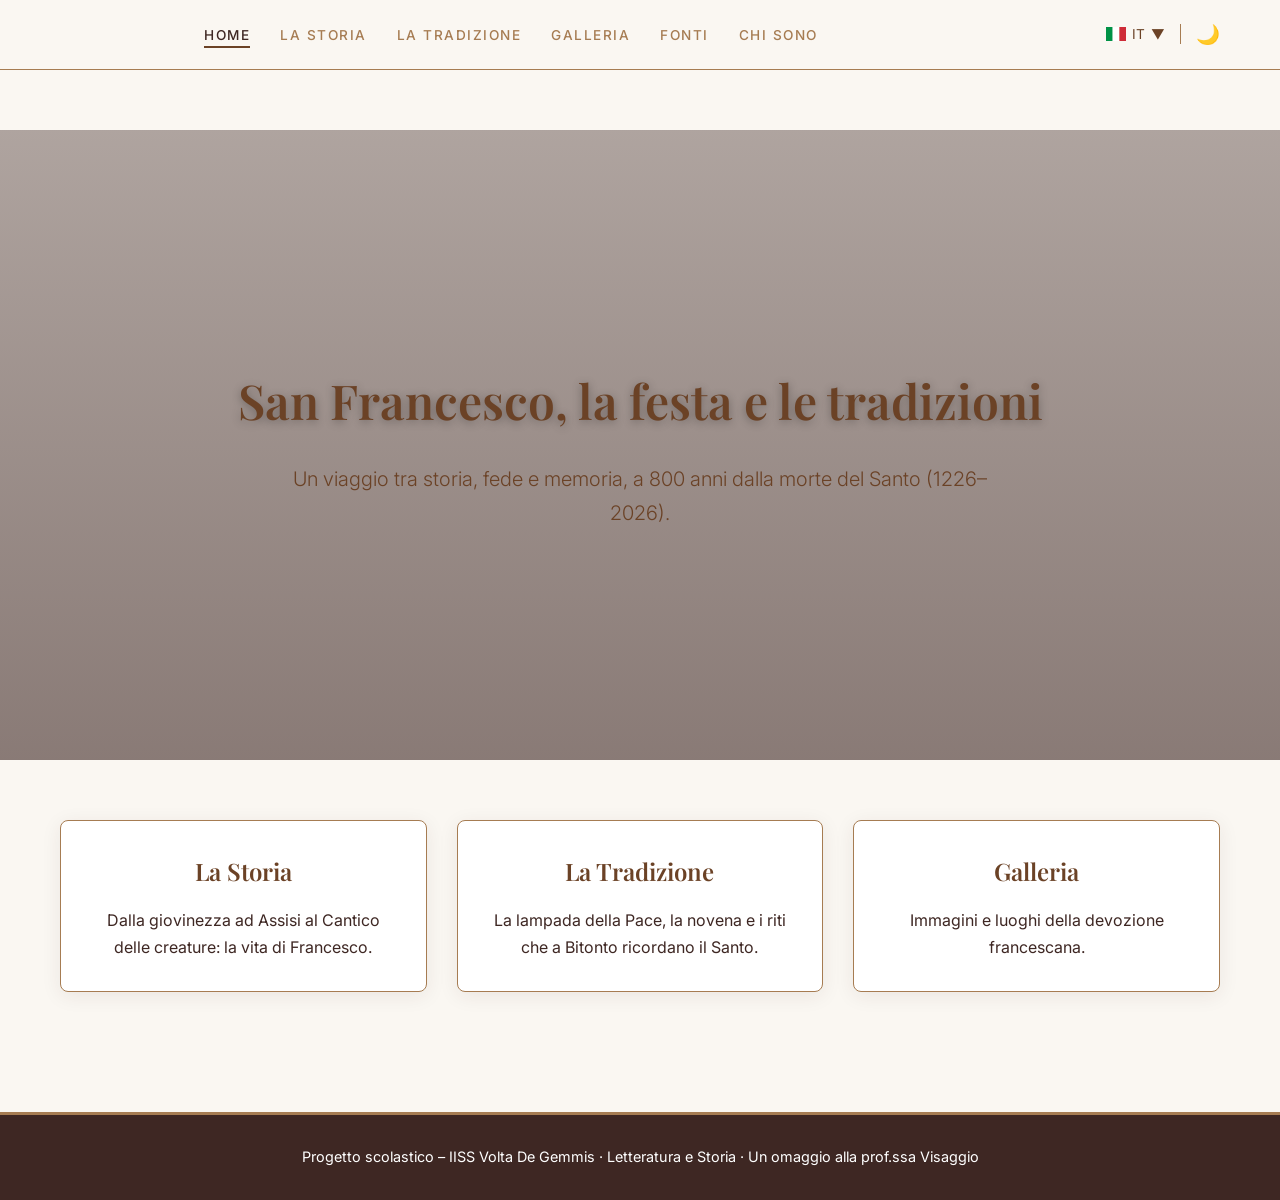
<file: index.html>
<!DOCTYPE html>
<html lang="it" data-theme="light">
<head>
    <meta charset="UTF-8">
    <meta name="viewport" content="width=device-width, initial-scale=1.0">
    <title>San Francesco, la festa e le tradizioni - Home</title>
    
    <!-- Google Fonts -->
    <link rel="preconnect" href="https://fonts.googleapis.com">
    <link rel="preconnect" href="https://fonts.gstatic.com" crossorigin>
    <link href="https://fonts.googleapis.com/css2?family=Inter:wght@300;400;500;600&family=Playfair+Display:ital,wght@0,400;0,600;0,700;1,400&display=swap" rel="stylesheet">

    <!-- External CSS -->
    <link rel="stylesheet" href="style.css">
</head>
<body>

    <!-- BARRA DI NAVIGAZIONE -->
    <header>
        <div class="nav-container">
            <button class="hamburger" id="hamburger" aria-label="Menu">☰</button>
            
            <ul class="nav-links" id="nav-links">
                <li><a href="index.html" class="nav-link active">HOME</a></li>
                <li><a href="storia.html" class="nav-link">LA STORIA</a></li>
                <li><a href="tradizione.html" class="nav-link">LA TRADIZIONE</a></li>
                <li><a href="galleria.html" class="nav-link">GALLERIA</a></li>
                <li><a href="fonti.html" class="nav-link">FONTI</a></li>
                <li><a href="chi-sono.html" class="nav-link">CHI SONO</a></li>
            </ul>

            <div class="nav-utils">
                <div class="lang-selector">
                    <svg width="20" height="14" viewBox="0 0 20 14" fill="none" xmlns="http://www.w3.org/2000/svg">
                        <rect width="6.66" height="14" fill="#009246"/>
                        <rect x="6.66" width="6.68" height="14" fill="#FFFFFF"/>
                        <rect x="13.34" width="6.66" height="14" fill="#CE2B37"/>
                    </svg>
                    <span>IT</span>
                    <span>▼</span>
                </div>
                <div class="separator"></div>
                <button class="theme-toggle" id="theme-toggle" aria-label="Cambia tema">
                    <span id="theme-icon">🌙</span>
                </button>
            </div>
        </div>
    </header>

    <main>
        <!-- PAGINA 1: HOME -->
        <section class="page-section active">
            <div class="hero">
                <div class="hero-content fade-in">
                    <h1>San Francesco, la festa e le tradizioni</h1>
                    <p>Un viaggio tra storia, fede e memoria, a 800 anni dalla morte del Santo (1226–2026).</p>
                </div>
            </div>
            <div class="container">
                <div class="cards-grid">
                    <div class="card fade-in" onclick="window.location.href='storia.html'">
                        <h3>La Storia</h3>
                        <p>Dalla giovinezza ad Assisi al Cantico delle creature: la vita di Francesco.</p>
                    </div>
                    <div class="card fade-in" onclick="window.location.href='tradizione.html'">
                        <h3>La Tradizione</h3>
                        <p>La lampada della Pace, la novena e i riti che a Bitonto ricordano il Santo.</p>
                    </div>
                    <div class="card fade-in" onclick="window.location.href='galleria.html'">
                        <h3>Galleria</h3>
                        <p>Immagini e luoghi della devozione francescana.</p>
                    </div>
                </div>
            </div>
        </section>
    </main>

    <!-- FOOTER -->
    <footer>
        <div class="container">
            <p>Progetto scolastico – IISS Volta De Gemmis · Letteratura e Storia · Un omaggio alla prof.ssa Visaggio</p>
        </div>
    </footer>

    <!-- JAVASCRIPT -->
    <script>
        // MENU HAMBURGER (MOBILE)
        const hamburger = document.getElementById('hamburger');
        const navLinks = document.getElementById('nav-links');

        hamburger.addEventListener('click', () => {
            navLinks.classList.toggle('active');
        });

        // DARK MODE TOGGLE
        const themeToggle = document.getElementById('theme-toggle');
        const themeIcon = document.getElementById('theme-icon');
        const html = document.documentElement;

        const savedTheme = localStorage.getItem('theme') || 'light';
        html.setAttribute('data-theme', savedTheme);
        updateThemeIcon(savedTheme);

        themeToggle.addEventListener('click', () => {
            const currentTheme = html.getAttribute('data-theme');
            const newTheme = currentTheme === 'light' ? 'dark' : 'light';
            
            html.setAttribute('data-theme', newTheme);
            localStorage.setItem('theme', newTheme);
            updateThemeIcon(newTheme);
        });

        function updateThemeIcon(theme) {
            themeIcon.textContent = theme === 'light' ? '🌙' : '☀️';
        }

        // ANIMAZIONI SCROLL (INTERSECTION OBSERVER)
        function observeElements() {
            const observer = new IntersectionObserver((entries) => {
                entries.forEach(entry => {
                    if (entry.isIntersecting) {
                        entry.target.classList.add('visible');
                    }
                });
            }, { threshold: 0.1 });

            document.querySelectorAll('.fade-in').forEach(el => {
                observer.observe(el);
            });
        }
        
        document.addEventListener('DOMContentLoaded', observeElements);
    </script>
</body>
</html>
</file>
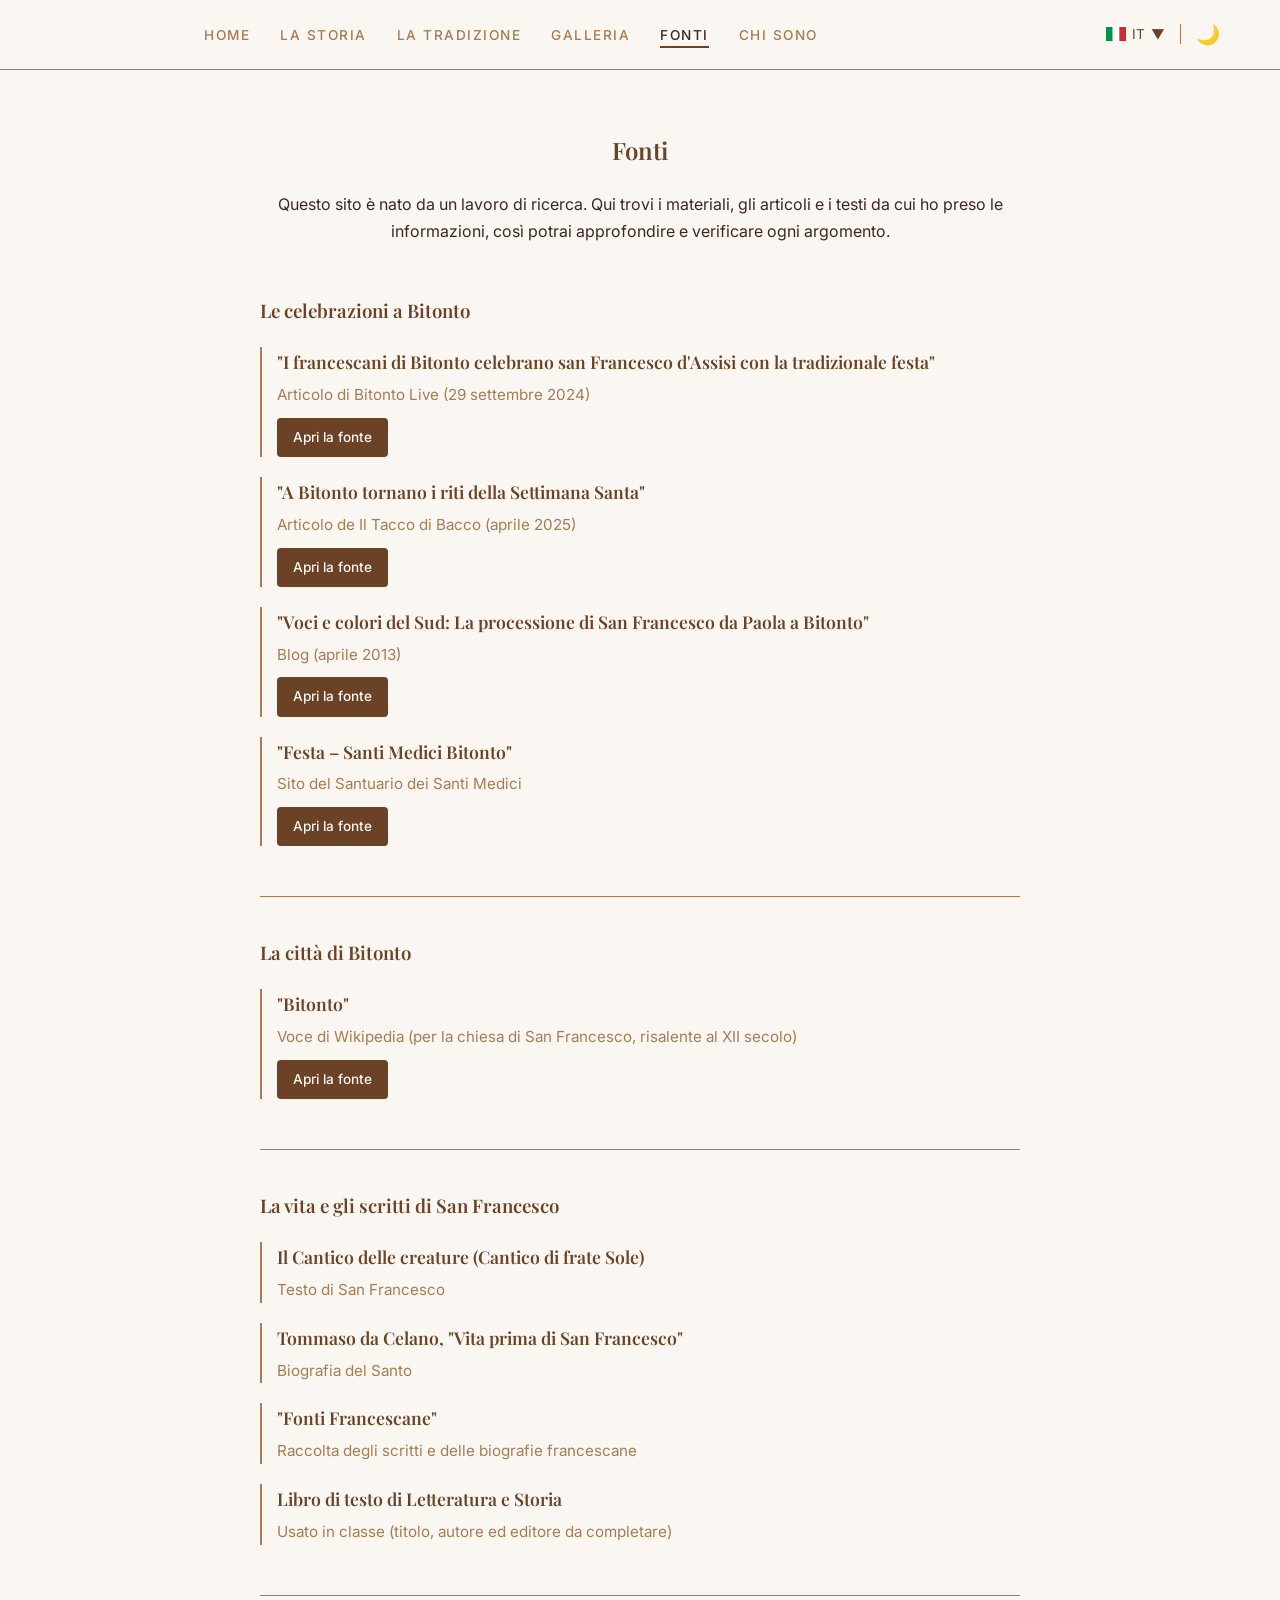
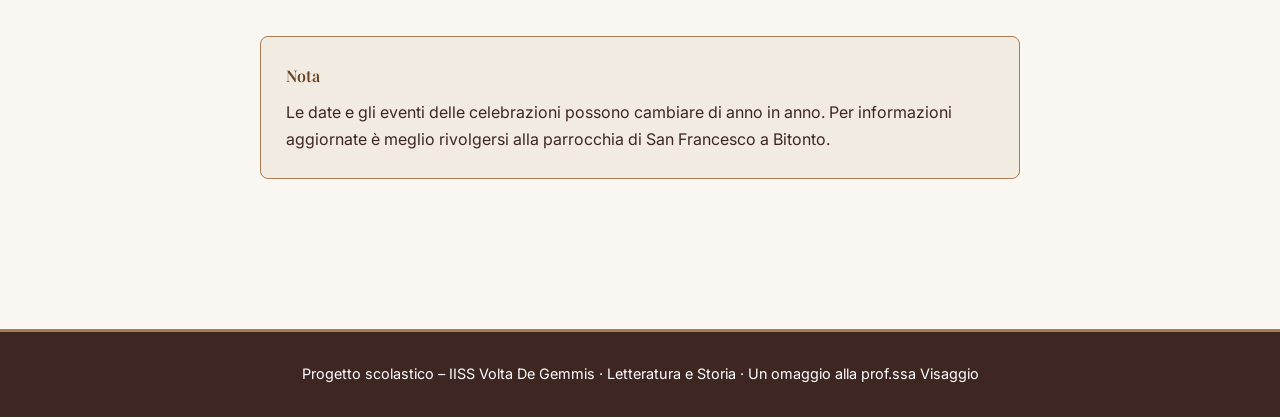
<file: fonti.html>
<!DOCTYPE html>
<html lang="it" data-theme="light">
<head>
    <meta charset="UTF-8">
    <meta name="viewport" content="width=device-width, initial-scale=1.0">
    <title>San Francesco - Fonti</title>
    
    <!-- Google Fonts -->
    <link rel="preconnect" href="https://fonts.googleapis.com">
    <link rel="preconnect" href="https://fonts.gstatic.com" crossorigin>
    <link href="https://fonts.googleapis.com/css2?family=Inter:wght@300;400;500;600&family=Playfair+Display:ital,wght@0,400;0,600;0,700;1,400&display=swap" rel="stylesheet">

    <!-- External CSS -->
    <link rel="stylesheet" href="style.css">
</head>
<body>

    <!-- BARRA DI NAVIGAZIONE -->
    <header>
        <div class="nav-container">
            <button class="hamburger" id="hamburger" aria-label="Menu">☰</button>
            
            <ul class="nav-links" id="nav-links">
                <li><a href="index.html" class="nav-link">HOME</a></li>
                <li><a href="storia.html" class="nav-link">LA STORIA</a></li>
                <li><a href="tradizione.html" class="nav-link">LA TRADIZIONE</a></li>
                <li><a href="galleria.html" class="nav-link">GALLERIA</a></li>
                <li><a href="fonti.html" class="nav-link active">FONTI</a></li>
                <li><a href="chi-sono.html" class="nav-link">CHI SONO</a></li>
            </ul>

            <div class="nav-utils">
                <div class="lang-selector">
                    <svg width="20" height="14" viewBox="0 0 20 14" fill="none" xmlns="http://www.w3.org/2000/svg">
                        <rect width="6.66" height="14" fill="#009246"/>
                        <rect x="6.66" width="6.68" height="14" fill="#FFFFFF"/>
                        <rect x="13.34" width="6.66" height="14" fill="#CE2B37"/>
                    </svg>
                    <span>IT</span>
                    <span>▼</span>
                </div>
                <div class="separator"></div>
                <button class="theme-toggle" id="theme-toggle" aria-label="Cambia tema">
                    <span id="theme-icon">🌙</span>
                </button>
            </div>
        </div>
    </header>

    <main>
        <!-- PAGINA 5: FONTI -->
        <section class="page-section active">
            <div class="container" style="max-width: 800px;">
                <h2 class="fade-in" style="text-align: center; margin-bottom: 20px;">Fonti</h2>
                <p class="fade-in" style="text-align: center; margin-bottom: 50px;">Questo sito è nato da un lavoro di ricerca. Qui trovi i materiali, gli articoli e i testi da cui ho preso le informazioni, così potrai approfondire e verificare ogni argomento.</p>

                <div class="source-section fade-in">
                    <h3 style="margin-bottom: 20px;">Le celebrazioni a Bitonto</h3>
                    
                    <div class="source-item">
                        <h4>"I francescani di Bitonto celebrano san Francesco d'Assisi con la tradizionale festa"</h4>
                        <p>Articolo di Bitonto Live (29 settembre 2024)</p>
                        <a href="https://bitontolive.it/2024/09/29/i-francescani-di-bitonto-celebrano-san-francesco-dassisi-con-la-tradizionale-festa/" target="_blank" class="btn-source">Apri la fonte</a>
                    </div>

                    <div class="source-item">
                        <h4>"A Bitonto tornano i riti della Settimana Santa"</h4>
                        <p>Articolo de Il Tacco di Bacco (aprile 2025)</p>
                        <a href="https://iltaccodibacco.it/puglia/eventi/292632.html" target="_blank" class="btn-source">Apri la fonte</a>
                    </div>

                    <div class="source-item">
                        <h4>"Voci e colori del Sud: La processione di San Francesco da Paola a Bitonto"</h4>
                        <p>Blog (aprile 2013)</p>
                        <a href="http://vociecoloridelsud.blogspot.com/2013/04/la-processione-di-san-francesco-da.html" target="_blank" class="btn-source">Apri la fonte</a>
                    </div>

                    <div class="source-item">
                        <h4>"Festa – Santi Medici Bitonto"</h4>
                        <p>Sito del Santuario dei Santi Medici</p>
                        <a href="https://santimedici.org/index.php?m2id=4&mod=santuario&navId=10&smod=festa" target="_blank" class="btn-source">Apri la fonte</a>
                    </div>
                </div>

                <div class="source-section fade-in">
                    <h3 style="margin-bottom: 20px;">La città di Bitonto</h3>
                    <div class="source-item">
                        <h4>"Bitonto"</h4>
                        <p>Voce di Wikipedia (per la chiesa di San Francesco, risalente al XII secolo)</p>
                        <a href="https://en.wikipedia.org/wiki/Bitonto" target="_blank" class="btn-source">Apri la fonte</a>
                    </div>
                </div>

                <div class="source-section fade-in">
                    <h3 style="margin-bottom: 20px;">La vita e gli scritti di San Francesco</h3>
                    <div class="source-item">
                        <h4>Il Cantico delle creature (Cantico di frate Sole)</h4>
                        <p>Testo di San Francesco</p>
                    </div>
                    <div class="source-item">
                        <h4>Tommaso da Celano, "Vita prima di San Francesco"</h4>
                        <p>Biografia del Santo</p>
                    </div>
                    <div class="source-item">
                        <h4>"Fonti Francescane"</h4>
                        <p>Raccolta degli scritti e delle biografie francescane</p>
                    </div>
                    <div class="source-item">
                        <h4>Libro di testo di Letteratura e Storia</h4>
                        <p>Usato in classe (titolo, autore ed editore da completare)</p>
                    </div>
                </div>

                <div class="info-box fade-in" style="margin-top: 40px;">
                    <h4>Nota</h4>
                    <p>Le date e gli eventi delle celebrazioni possono cambiare di anno in anno. Per informazioni aggiornate è meglio rivolgersi alla parrocchia di San Francesco a Bitonto.</p>
                </div>
            </div>
        </section>
    </main>

    <!-- FOOTER -->
    <footer>
        <div class="container">
            <p>Progetto scolastico – IISS Volta De Gemmis · Letteratura e Storia · Un omaggio alla prof.ssa Visaggio</p>
        </div>
    </footer>

    <!-- JAVASCRIPT -->
    <script>
        // MENU HAMBURGER (MOBILE)
        const hamburger = document.getElementById('hamburger');
        const navLinks = document.getElementById('nav-links');

        hamburger.addEventListener('click', () => {
            navLinks.classList.toggle('active');
        });

        // DARK MODE TOGGLE
        const themeToggle = document.getElementById('theme-toggle');
        const themeIcon = document.getElementById('theme-icon');
        const html = document.documentElement;

        const savedTheme = localStorage.getItem('theme') || 'light';
        html.setAttribute('data-theme', savedTheme);
        updateThemeIcon(savedTheme);

        themeToggle.addEventListener('click', () => {
            const currentTheme = html.getAttribute('data-theme');
            const newTheme = currentTheme === 'light' ? 'dark' : 'light';
            
            html.setAttribute('data-theme', newTheme);
            localStorage.setItem('theme', newTheme);
            updateThemeIcon(newTheme);
        });

        function updateThemeIcon(theme) {
            themeIcon.textContent = theme === 'light' ? '🌙' : '☀️';
        }

        // ANIMAZIONI SCROLL (INTERSECTION OBSERVER)
        function observeElements() {
            const observer = new IntersectionObserver((entries) => {
                entries.forEach(entry => {
                    if (entry.isIntersecting) {
                        entry.target.classList.add('visible');
                    }
                });
            }, { threshold: 0.1 });

            document.querySelectorAll('.fade-in').forEach(el => {
                observer.observe(el);
            });
        }
        
        document.addEventListener('DOMContentLoaded', observeElements);
    </script>
</body>
</html>
</file>
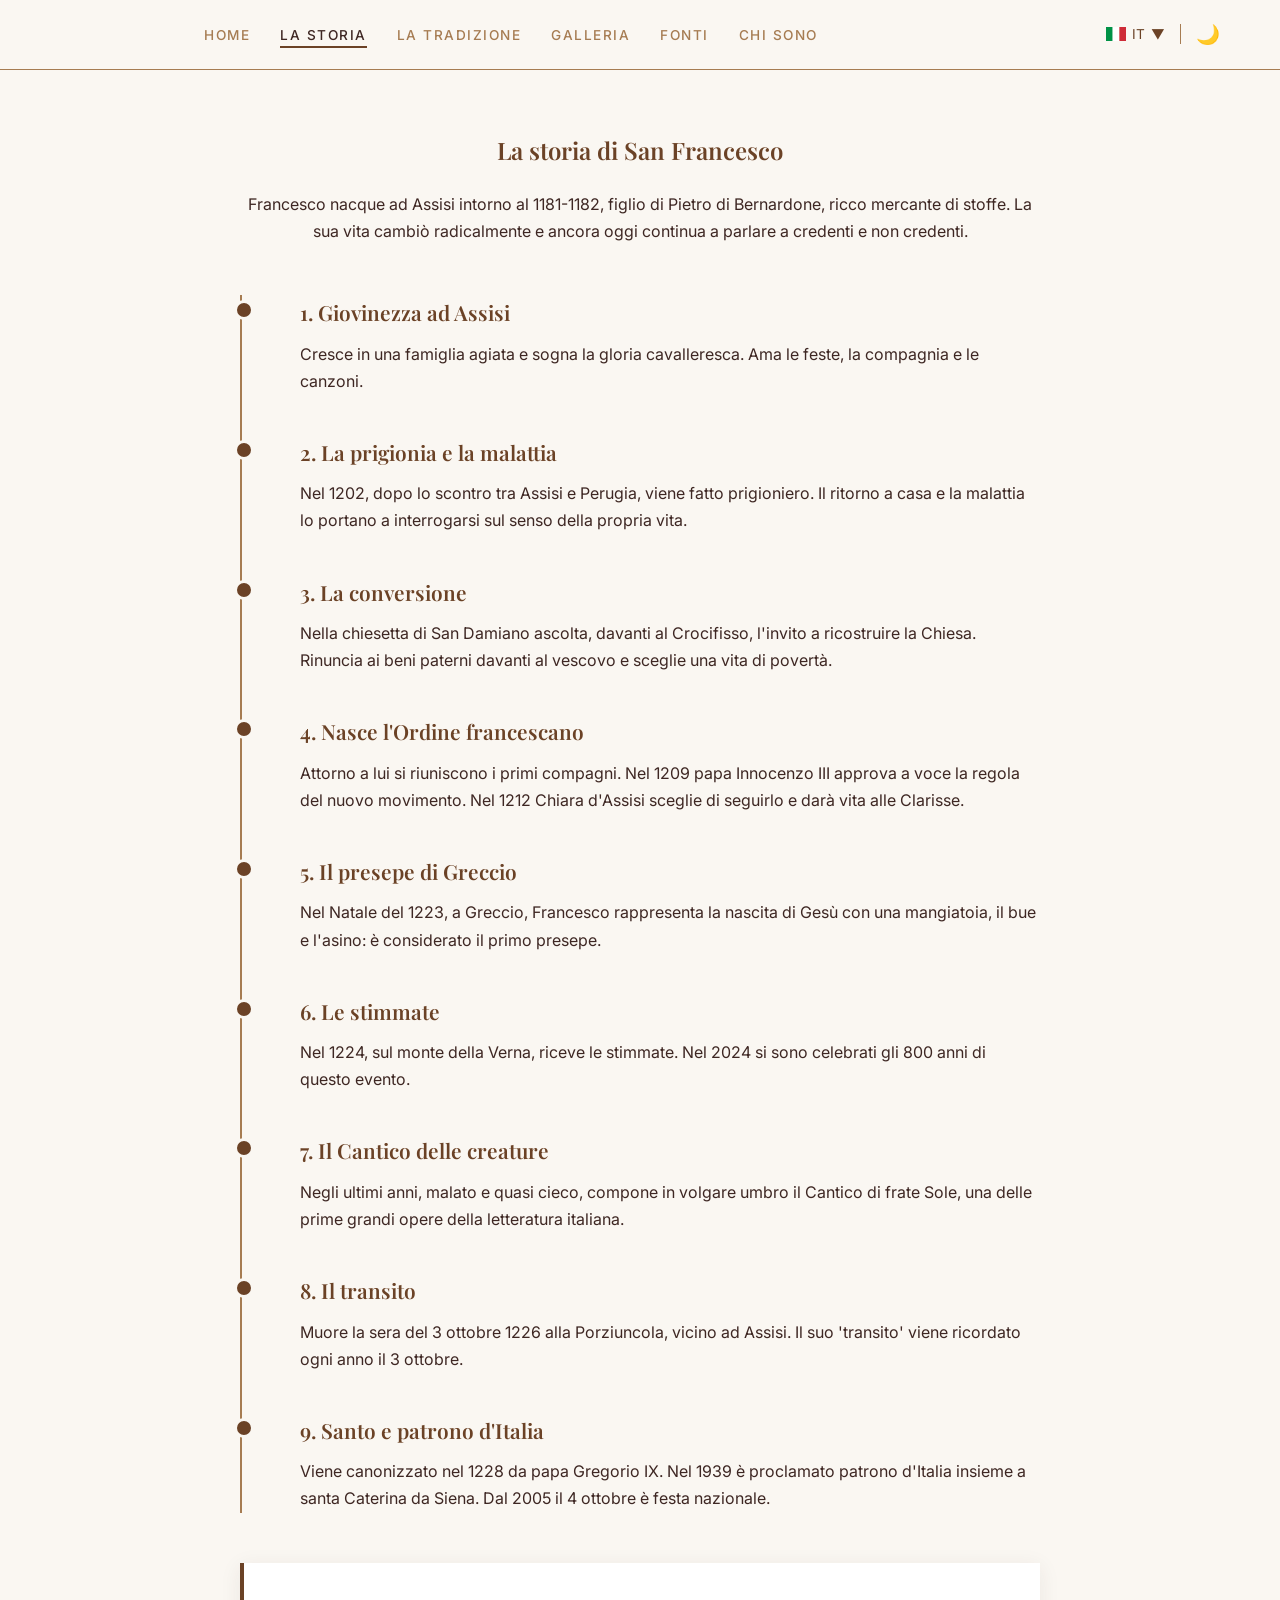
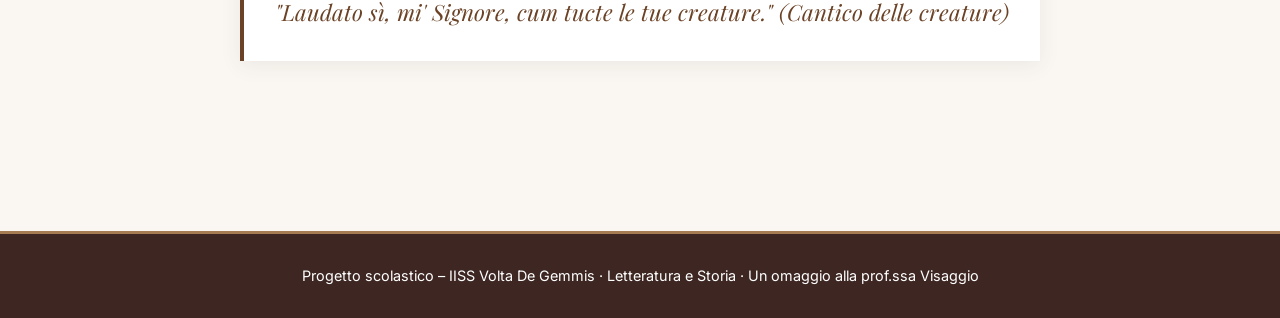
<file: storia.html>
<!DOCTYPE html>
<html lang="it" data-theme="light">
<head>
    <meta charset="UTF-8">
    <meta name="viewport" content="width=device-width, initial-scale=1.0">
    <title>San Francesco - La Storia</title>
    
    <!-- Google Fonts -->
    <link rel="preconnect" href="https://fonts.googleapis.com">
    <link rel="preconnect" href="https://fonts.gstatic.com" crossorigin>
    <link href="https://fonts.googleapis.com/css2?family=Inter:wght@300;400;500;600&family=Playfair+Display:ital,wght@0,400;0,600;0,700;1,400&display=swap" rel="stylesheet">

    <!-- External CSS -->
    <link rel="stylesheet" href="style.css">
</head>
<body>

    <!-- BARRA DI NAVIGAZIONE -->
    <header>
        <div class="nav-container">
            <button class="hamburger" id="hamburger" aria-label="Menu">☰</button>
            
            <ul class="nav-links" id="nav-links">
                <li><a href="index.html" class="nav-link">HOME</a></li>
                <li><a href="storia.html" class="nav-link active">LA STORIA</a></li>
                <li><a href="tradizione.html" class="nav-link">LA TRADIZIONE</a></li>
                <li><a href="galleria.html" class="nav-link">GALLERIA</a></li>
                <li><a href="fonti.html" class="nav-link">FONTI</a></li>
                <li><a href="chi-sono.html" class="nav-link">CHI SONO</a></li>
            </ul>

            <div class="nav-utils">
                <div class="lang-selector">
                    <svg width="20" height="14" viewBox="0 0 20 14" fill="none" xmlns="http://www.w3.org/2000/svg">
                        <rect width="6.66" height="14" fill="#009246"/>
                        <rect x="6.66" width="6.68" height="14" fill="#FFFFFF"/>
                        <rect x="13.34" width="6.66" height="14" fill="#CE2B37"/>
                    </svg>
                    <span>IT</span>
                    <span>▼</span>
                </div>
                <div class="separator"></div>
                <button class="theme-toggle" id="theme-toggle" aria-label="Cambia tema">
                    <span id="theme-icon">🌙</span>
                </button>
            </div>
        </div>
    </header>

    <main>
        <!-- PAGINA 2: LA STORIA -->
        <section class="page-section active">
            <div class="container">
                <h2 class="fade-in" style="text-align: center; margin-bottom: 20px;">La storia di San Francesco</h2>
                <p class="fade-in" style="text-align: center; max-width: 800px; margin: 0 auto 40px auto;">Francesco nacque ad Assisi intorno al 1181-1182, figlio di Pietro di Bernardone, ricco mercante di stoffe. La sua vita cambiò radicalmente e ancora oggi continua a parlare a credenti e non credenti.</p>
                
                <div class="timeline">
                    <div class="timeline-item fade-in">
                        <h3>1. Giovinezza ad Assisi</h3>
                        <p>Cresce in una famiglia agiata e sogna la gloria cavalleresca. Ama le feste, la compagnia e le canzoni.</p>
                    </div>
                    <div class="timeline-item fade-in">
                        <h3>2. La prigionia e la malattia</h3>
                        <p>Nel 1202, dopo lo scontro tra Assisi e Perugia, viene fatto prigioniero. Il ritorno a casa e la malattia lo portano a interrogarsi sul senso della propria vita.</p>
                    </div>
                    <div class="timeline-item fade-in">
                        <h3>3. La conversione</h3>
                        <p>Nella chiesetta di San Damiano ascolta, davanti al Crocifisso, l'invito a ricostruire la Chiesa. Rinuncia ai beni paterni davanti al vescovo e sceglie una vita di povertà.</p>
                    </div>
                    <div class="timeline-item fade-in">
                        <h3>4. Nasce l'Ordine francescano</h3>
                        <p>Attorno a lui si riuniscono i primi compagni. Nel 1209 papa Innocenzo III approva a voce la regola del nuovo movimento. Nel 1212 Chiara d'Assisi sceglie di seguirlo e darà vita alle Clarisse.</p>
                    </div>
                    <div class="timeline-item fade-in">
                        <h3>5. Il presepe di Greccio</h3>
                        <p>Nel Natale del 1223, a Greccio, Francesco rappresenta la nascita di Gesù con una mangiatoia, il bue e l'asino: è considerato il primo presepe.</p>
                    </div>
                    <div class="timeline-item fade-in">
                        <h3>6. Le stimmate</h3>
                        <p>Nel 1224, sul monte della Verna, riceve le stimmate. Nel 2024 si sono celebrati gli 800 anni di questo evento.</p>
                    </div>
                    <div class="timeline-item fade-in">
                        <h3>7. Il Cantico delle creature</h3>
                        <p>Negli ultimi anni, malato e quasi cieco, compone in volgare umbro il Cantico di frate Sole, una delle prime grandi opere della letteratura italiana.</p>
                    </div>
                    <div class="timeline-item fade-in">
                        <h3>8. Il transito</h3>
                        <p>Muore la sera del 3 ottobre 1226 alla Porziuncola, vicino ad Assisi. Il suo 'transito' viene ricordato ogni anno il 3 ottobre.</p>
                    </div>
                    <div class="timeline-item fade-in">
                        <h3>9. Santo e patrono d'Italia</h3>
                        <p>Viene canonizzato nel 1228 da papa Gregorio IX. Nel 1939 è proclamato patrono d'Italia insieme a santa Caterina da Siena. Dal 2005 il 4 ottobre è festa nazionale.</p>
                    </div>
                </div>

                <div class="quote-box fade-in">
                    "Laudato sì, mi' Signore, cum tucte le tue creature." (Cantico delle creature)
                </div>
            </div>
        </section>
    </main>

    <!-- FOOTER -->
    <footer>
        <div class="container">
            <p>Progetto scolastico – IISS Volta De Gemmis · Letteratura e Storia · Un omaggio alla prof.ssa Visaggio</p>
        </div>
    </footer>

    <!-- JAVASCRIPT -->
    <script>
        // MENU HAMBURGER (MOBILE)
        const hamburger = document.getElementById('hamburger');
        const navLinks = document.getElementById('nav-links');

        hamburger.addEventListener('click', () => {
            navLinks.classList.toggle('active');
        });

        // DARK MODE TOGGLE
        const themeToggle = document.getElementById('theme-toggle');
        const themeIcon = document.getElementById('theme-icon');
        const html = document.documentElement;

        const savedTheme = localStorage.getItem('theme') || 'light';
        html.setAttribute('data-theme', savedTheme);
        updateThemeIcon(savedTheme);

        themeToggle.addEventListener('click', () => {
            const currentTheme = html.getAttribute('data-theme');
            const newTheme = currentTheme === 'light' ? 'dark' : 'light';
            
            html.setAttribute('data-theme', newTheme);
            localStorage.setItem('theme', newTheme);
            updateThemeIcon(newTheme);
        });

        function updateThemeIcon(theme) {
            themeIcon.textContent = theme === 'light' ? '🌙' : '☀️';
        }

        // ANIMAZIONI SCROLL (INTERSECTION OBSERVER)
        function observeElements() {
            const observer = new IntersectionObserver((entries) => {
                entries.forEach(entry => {
                    if (entry.isIntersecting) {
                        entry.target.classList.add('visible');
                    }
                });
            }, { threshold: 0.1 });

            document.querySelectorAll('.fade-in').forEach(el => {
                observer.observe(el);
            });
        }
        
        document.addEventListener('DOMContentLoaded', observeElements);
    </script>
</body>
</html>
</file>
<file: style.css>
/* =========================================
   VARIABILI CSS E PALETTE COLORI
   ========================================= */
:root {
    --bg-color: #FAF7F2;
    --text-color: #3E2723;
    --primary-brown: #6B4226;
    --dark-brown: #3E2723;
    --caramel: #A67C52;
    --white: #FFFFFF;
    --font-serif: 'Playfair Display', serif;
    --font-sans: 'Inter', sans-serif;
    --shadow: 0 4px 20px rgba(62, 39, 35, 0.08);
    --transition: all 0.3s ease;
}

[data-theme="dark"] {
    --bg-color: #2C1E1A; /* Marrone molto scuro per lo sfondo */
    --text-color: #FAF7F2;
    --primary-brown: #A67C52;
    --dark-brown: #1A120F;
    --caramel: #C49A6C;
    --white: #3E2723;
    --shadow: 0 4px 20px rgba(0, 0, 0, 0.3);
}

/* =========================================
   RESET E STILI BASE
   ========================================= */
* {
    margin: 0;
    padding: 0;
    box-sizing: border-box;
}

html {
    scroll-behavior: smooth;
}

body {
    font-family: var(--font-sans);
    background-color: var(--bg-color);
    color: var(--text-color);
    line-height: 1.7;
    transition: var(--transition);
}

h1, h2, h3, h4 {
    font-family: var(--font-serif);
    color: var(--primary-brown);
    font-weight: 600;
}

a {
    color: var(--primary-brown);
    text-decoration: none;
    transition: var(--transition);
}

a:hover {
    color: var(--caramel);
}

img {
    max-width: 100%;
    height: auto;
    display: block;
}

.container {
    max-width: 1200px;
    margin: 0 auto;
    padding: 0 20px;
}

/* =========================================
   ANIMAZIONI
   ========================================= */
.fade-in {
    opacity: 0;
    transform: translateY(20px);
    transition: opacity 0.8s ease, transform 0.8s ease;
}

.fade-in.visible {
    opacity: 1;
    transform: translateY(0);
}

/* =========================================
   BARRA DI NAVIGAZIONE
   ========================================= */
header {
    position: fixed;
    top: 0;
    left: 0;
    width: 100%;
    background-color: var(--bg-color);
    border-bottom: 1px solid var(--caramel);
    z-index: 1000;
    height: 70px;
    display: flex;
    align-items: center;
    transition: var(--transition);
}

.nav-container {
    display: flex;
    justify-content: space-between;
    align-items: center;
    width: 100%;
    max-width: 1200px;
    margin: 0 auto;
    padding: 0 20px;
}

.nav-links {
    display: flex;
    gap: 30px;
    list-style: none;
    margin: 0 auto; /* Centra le voci */
}

.nav-links a {
    font-family: var(--font-sans);
    font-size: 0.85rem;
    font-weight: 500;
    text-transform: uppercase;
    letter-spacing: 1.5px;
    color: var(--caramel);
    position: relative;
    padding-bottom: 5px;
}

.nav-links a:hover, .nav-links a.active {
    color: var(--dark-brown);
}

.nav-links a.active::after {
    content: '';
    position: absolute;
    bottom: 0;
    left: 0;
    width: 100%;
    height: 2px;
    background-color: var(--primary-brown);
}

.nav-utils {
    display: flex;
    align-items: center;
    gap: 15px;
    margin-left: auto; /* Spinge a destra */
}

.lang-selector {
    display: flex;
    align-items: center;
    gap: 6px;
    font-size: 0.85rem;
    color: var(--primary-brown);
    cursor: pointer;
}

.lang-selector img {
    width: 20px;
    height: 14px;
    object-fit: cover;
    border-radius: 2px;
}

.separator {
    width: 1px;
    height: 20px;
    background-color: var(--caramel);
}

.theme-toggle {
    background: none;
    border: none;
    cursor: pointer;
    color: var(--primary-brown);
    font-size: 1.2rem;
    display: flex;
    align-items: center;
    justify-content: center;
    transition: var(--transition);
}

.theme-toggle:hover {
    color: var(--caramel);
    transform: rotate(15deg);
}

.hamburger {
    display: none;
    background: none;
    border: none;
    cursor: pointer;
    color: var(--primary-brown);
    font-size: 1.5rem;
}

/* =========================================
   SEZIONI (PAGINE)
   ========================================= */
main {
    margin-top: 70px; /* Altezza header */
    min-height: calc(100vh - 70px);
}

.page-section {
    padding: 60px 0;
    animation: fadeInPage 0.5s ease;
}

@keyframes fadeInPage {
    from { opacity: 0; transform: translateY(10px); }
    to { opacity: 1; transform: translateY(0); }
}

/* =========================================
   PAGINA 1: HOME
   ========================================= */
.hero {
    width: 100%;
    height: 70vh;
    background-image: linear-gradient(rgba(62, 39, 35, 0.4), rgba(62, 39, 35, 0.6)), url('https://images.unsplash.com/photo-1548625361-ec81561e93e9?q=80&w=1920&auto=format&fit=crop');
    background-size: cover;
    background-position: center;
    display: flex;
    align-items: center;
    justify-content: center;
    text-align: center;
    color: var(--primary-brown);
    margin-bottom: 60px;
}

.hero-content h1 {
    font-size: 3rem;
    margin-bottom: 20px;
    text-shadow: 0 2px 10px rgba(0,0,0,0.3);
}

.hero-content p {
    font-size: 1.25rem;
    font-weight: 300;
    max-width: 700px;
    margin: 0 auto;
}

.cards-grid {
    display: grid;
    grid-template-columns: repeat(auto-fit, minmax(300px, 1fr));
    gap: 30px;
    margin-top: 40px;
}

.card {
    background-color: var(--white);
    border: 1px solid var(--caramel);
    border-radius: 8px;
    padding: 30px;
    text-align: center;
    transition: var(--transition);
    cursor: pointer;
    box-shadow: var(--shadow);
}

.card:hover {
    transform: translateY(-5px);
    border-color: var(--primary-brown);
    box-shadow: 0 8px 30px rgba(107, 66, 38, 0.15);
}

.card h3 {
    margin-bottom: 15px;
    font-size: 1.5rem;
}

/* =========================================
   PAGINA 2: LA STORIA
   ========================================= */
.timeline {
    position: relative;
    max-width: 800px;
    margin: 50px auto;
    padding-left: 30px;
}

.timeline::before {
    content: '';
    position: absolute;
    left: 0;
    top: 0;
    height: 100%;
    width: 2px;
    background-color: var(--caramel);
}

.timeline-item {
    position: relative;
    margin-bottom: 40px;
    padding-left: 30px;
}

.timeline-item::before {
    content: '';
    position: absolute;
    left: -36px;
    top: 5px;
    width: 14px;
    height: 14px;
    border-radius: 50%;
    background-color: var(--primary-brown);
    border: 3px solid var(--bg-color);
}

.timeline-item h3 {
    font-size: 1.3rem;
    margin-bottom: 10px;
}

.quote-box {
    background-color: var(--white);
    border-left: 4px solid var(--primary-brown);
    padding: 30px;
    margin: 50px auto;
    max-width: 800px;
    font-family: var(--font-serif);
    font-size: 1.4rem;
    font-style: italic;
    color: var(--primary-brown);
    text-align: center;
    box-shadow: var(--shadow);
}

/* =========================================
   PAGINA 3: LA TRADIZIONE
   ========================================= */
.alternating-section {
    display: flex;
    align-items: center;
    gap: 50px;
    margin-bottom: 60px;
}

.alternating-section:nth-child(even) {
    flex-direction: row-reverse;
}

.alternating-section .text-content {
    flex: 1;
}

.alternating-section .image-content {
    flex: 1;
}

.alternating-section .image-content img {
    border-radius: 8px;
    box-shadow: var(--shadow);
    border: 1px solid var(--caramel);
}

.info-box {
    background-color: rgba(166, 124, 82, 0.1);
    border: 1px solid var(--caramel);
    border-radius: 8px;
    padding: 25px;
    margin: 30px 0;
}

.info-box h4 {
    margin-bottom: 10px;
    color: var(--primary-brown);
}

/* =========================================
   PAGINA 4: GALLERIA
   ========================================= */
.gallery-grid {
    display: grid;
    grid-template-columns: repeat(auto-fill, minmax(300px, 1fr));
    gap: 20px;
    margin-top: 40px;
}

.gallery-item {
    position: relative;
    overflow: hidden;
    border-radius: 8px;
    cursor: pointer;
    border: 1px solid var(--caramel);
}

.gallery-item img {
    width: 100%;
    height: 250px;
    object-fit: cover;
    transition: transform 0.5s ease;
}

.gallery-item:hover img {
    transform: scale(1.05);
}

.gallery-caption {
    position: absolute;
    bottom: 0;
    left: 0;
    width: 100%;
    background: rgba(62, 39, 35, 0.85);
    color: var(--bg-color);
    padding: 15px;
    font-size: 0.9rem;
    transform: translateY(100%);
    transition: transform 0.3s ease;
}

.gallery-item:hover .gallery-caption {
    transform: translateY(0);
}

/* Lightbox */
.lightbox {
    display: none;
    position: fixed;
    top: 0;
    left: 0;
    width: 100%;
    height: 100%;
    background-color: rgba(62, 39, 35, 0.95);
    z-index: 2000;
    justify-content: center;
    align-items: center;
    padding: 20px;
}

.lightbox.active {
    display: flex;
}

.lightbox img {
    max-width: 90%;
    max-height: 90vh;
    border-radius: 4px;
    box-shadow: 0 0 30px rgba(0,0,0,0.5);
}

.lightbox-close {
    position: absolute;
    top: 30px;
    right: 30px;
    color: var(--bg-color);
    font-size: 2.5rem;
    cursor: pointer;
    background: none;
    border: none;
}

/* =========================================
   PAGINA 5: FONTI
   ========================================= */
.source-section {
    margin-bottom: 40px;
    padding-bottom: 30px;
    border-bottom: 1px solid var(--caramel);
}

.source-section:last-of-type {
    border-bottom: none;
}

.source-item {
    margin-bottom: 20px;
    padding-left: 15px;
    border-left: 2px solid var(--caramel);
}

.source-item h4 {
    font-size: 1.1rem;
    margin-bottom: 5px;
}

.source-item p {
    font-size: 0.95rem;
    color: var(--caramel);
    margin-bottom: 10px;
}

.btn-source {
    display: inline-block;
    background-color: var(--primary-brown);
    color: var(--bg-color);
    padding: 8px 16px;
    border-radius: 4px;
    font-size: 0.85rem;
    font-weight: 500;
    transition: var(--transition);
}

.btn-source:hover {
    background-color: var(--caramel);
    color: var(--dark-brown);
}

/* =========================================
   PAGINA 6: CHI SONO
   ========================================= */
.about-layout {
    display: flex;
    gap: 50px;
    align-items: flex-start;
    max-width: 900px;
    margin: 0 auto;
}

.about-image {
    flex: 0 0 250px;
}

.about-image img {
    border-radius: 8px;
    border: 2px solid var(--caramel);
    box-shadow: var(--shadow);
}

.about-text {
    flex: 1;
}

.thank-you-box {
    background-color: var(--white);
    border: 1px solid var(--primary-brown);
    padding: 25px;
    border-radius: 8px;
    margin-top: 30px;
    text-align: center;
    font-family: var(--font-serif);
    font-style: italic;
    color: var(--primary-brown);
}

/* =========================================
   FOOTER
   ========================================= */
footer {
    background-color: var(--dark-brown);
    color: #FFF;
    text-align: center;
    padding: 30px 20px;
    margin-top: 60px;
    font-size: 0.9rem;
    border-top: 3px solid var(--caramel);
}

/* =========================================
   RESPONSIVE DESIGN (MOBILE)
   ========================================= */
@media (max-width: 768px) {
    .hamburger {
        display: block;
    }

    .nav-links {
        position: fixed;
        top: 70px;
        left: 0;
        width: 100%;
        background-color: var(--bg-color);
        flex-direction: column;
        align-items: center;
        padding: 30px 0;
        gap: 25px;
        border-bottom: 1px solid var(--caramel);
        transform: translateY(-150%);
        transition: transform 0.3s ease;
        z-index: 999;
    }

    .nav-links.active {
        transform: translateY(0);
    }

    .nav-utils {
        margin-left: 0;
    }

    .hero-content h1 {
        font-size: 2rem;
    }

    .alternating-section, .alternating-section:nth-child(even) {
        flex-direction: column;
    }

    .about-layout {
        flex-direction: column;
        align-items: center;
        text-align: center;
    }

    .about-image {
        flex: 0 0 auto;
        width: 200px;
    }
}
</file>
